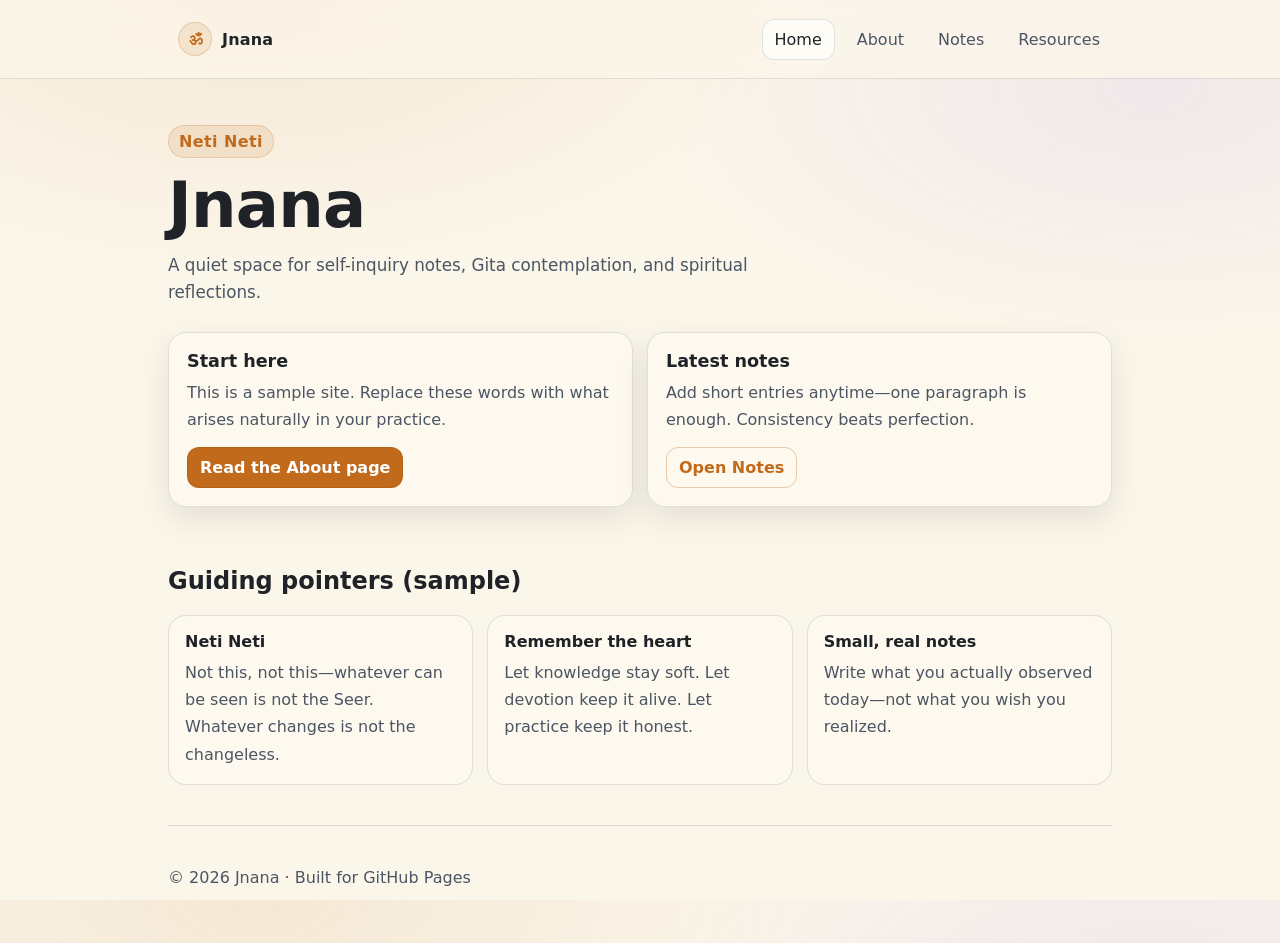
<file: index.html>
<!doctype html>
<html lang="en">
<head>
  <meta charset="utf-8" />
  <meta name="viewport" content="width=device-width, initial-scale=1" />
  <title>Jnana — Neti Neti</title>
  <meta name="description" content="Jnana — Neti Neti. A simple place for self-inquiry notes and reflections." />
  <link rel="stylesheet" href="assets/styles.css" />
</head>
<body>
  <a class="skip-link" href="#main">Skip to content</a>

  <header class="site-header">
    <div class="container">
      <nav class="nav">
        <a class="brand" href="index.html" aria-label="Jnana home">
          <span class="brand-mark" aria-hidden="true">ॐ</span>
          <span class="brand-text">Jnana</span>
        </a>

        <button class="nav-toggle" aria-expanded="false" aria-controls="navlinks">
          Menu
        </button>

        <div id="navlinks" class="nav-links">
          <a class="active" href="index.html">Home</a>
          <a href="about.html">About</a>
          <a href="notes.html">Notes</a>
          <a href="resources.html">Resources</a>
        </div>
      </nav>
    </div>
  </header>

  <main id="main" class="container">
    <section class="hero">
      <p class="kicker">Neti Neti</p>
      <h1 class="title">Jnana</h1>
      <p class="subtitle">
        A quiet space for self-inquiry notes, Gita contemplation, and spiritual reflections.
      </p>

      <div class="hero-cards">
        <article class="card">
          <h2>Start here</h2>
          <p>
            This is a sample site. Replace these words with what arises naturally in your practice.
          </p>
          <a class="button" href="about.html">Read the About page</a>
        </article>

        <article class="card">
          <h2>Latest notes</h2>
          <p>
            Add short entries anytime—one paragraph is enough. Consistency beats perfection.
          </p>
          <a class="button button-secondary" href="notes.html">Open Notes</a>
        </article>
      </div>
    </section>

    <section class="section">
      <h2>Guiding pointers (sample)</h2>
      <div class="grid">
        <div class="panel">
          <h3>Neti Neti</h3>
          <p>
            Not this, not this—whatever can be seen is not the Seer. Whatever changes is not the changeless.
          </p>
        </div>
        <div class="panel">
          <h3>Remember the heart</h3>
          <p>
            Let knowledge stay soft. Let devotion keep it alive. Let practice keep it honest.
          </p>
        </div>
        <div class="panel">
          <h3>Small, real notes</h3>
          <p>
            Write what you actually observed today—not what you wish you realized.
          </p>
        </div>
      </div>
    </section>

    <footer class="site-footer">
      <p>
        © <span id="year"></span> Jnana · Built for GitHub Pages
      </p>
    </footer>
  </main>

  <script src="assets/site.js"></script>
</body>
</html>
</file>
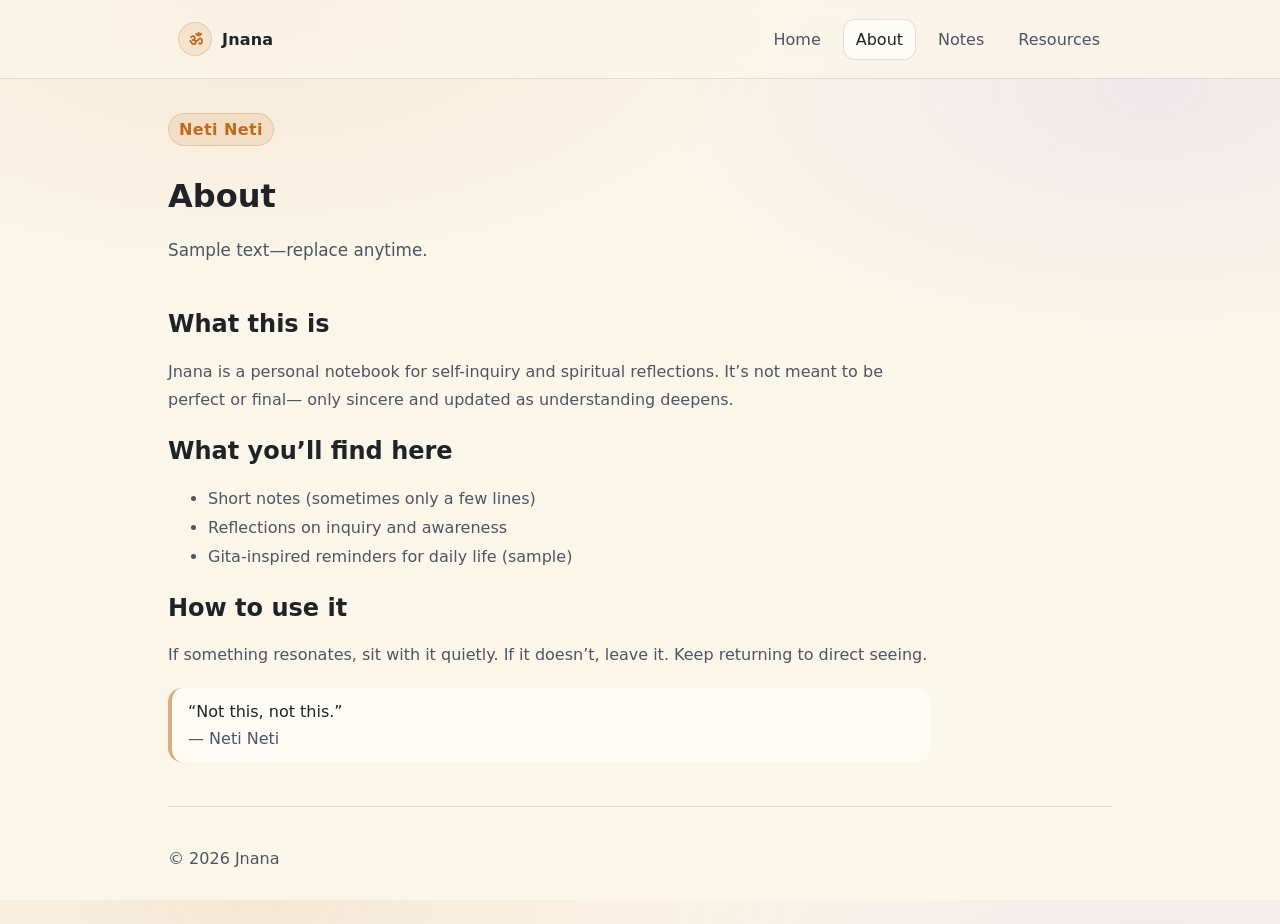
<file: about.html>
<!doctype html>
<html lang="en">
<head>
  <meta charset="utf-8" />
  <meta name="viewport" content="width=device-width, initial-scale=1" />
  <title>About — Jnana</title>
  <meta name="description" content="About Jnana." />
  <link rel="stylesheet" href="assets/styles.css" />
</head>
<body>
  <a class="skip-link" href="#main">Skip to content</a>

  <header class="site-header">
    <div class="container">
      <nav class="nav">
        <a class="brand" href="index.html">
          <span class="brand-mark" aria-hidden="true">ॐ</span>
          <span class="brand-text">Jnana</span>
        </a>

        <button class="nav-toggle" aria-expanded="false" aria-controls="navlinks">
          Menu
        </button>

        <div id="navlinks" class="nav-links">
          <a href="index.html">Home</a>
          <a class="active" href="about.html">About</a>
          <a href="notes.html">Notes</a>
          <a href="resources.html">Resources</a>
        </div>
      </nav>
    </div>
  </header>

  <main id="main" class="container">
    <header class="page-header">
      <p class="kicker">Neti Neti</p>
      <h1>About</h1>
      <p class="subtitle">
        Sample text—replace anytime.
      </p>
    </header>

    <section class="content">
      <h2>What this is</h2>
      <p>
        Jnana is a personal notebook for self-inquiry and spiritual reflections. It’s not meant to be perfect or final—
        only sincere and updated as understanding deepens.
      </p>

      <h2>What you’ll find here</h2>
      <ul>
        <li>Short notes (sometimes only a few lines)</li>
        <li>Reflections on inquiry and awareness</li>
        <li>Gita-inspired reminders for daily life (sample)</li>
      </ul>

      <h2>How to use it</h2>
      <p>
        If something resonates, sit with it quietly. If it doesn’t, leave it. Keep returning to direct seeing.
      </p>

      <blockquote>
        “Not this, not this.”
        <cite>— Neti Neti</cite>
      </blockquote>
    </section>

    <footer class="site-footer">
      <p>
        © <span id="year"></span> Jnana
      </p>
    </footer>
  </main>

  <script src="assets/site.js"></script>
</body>
</html>
</file>
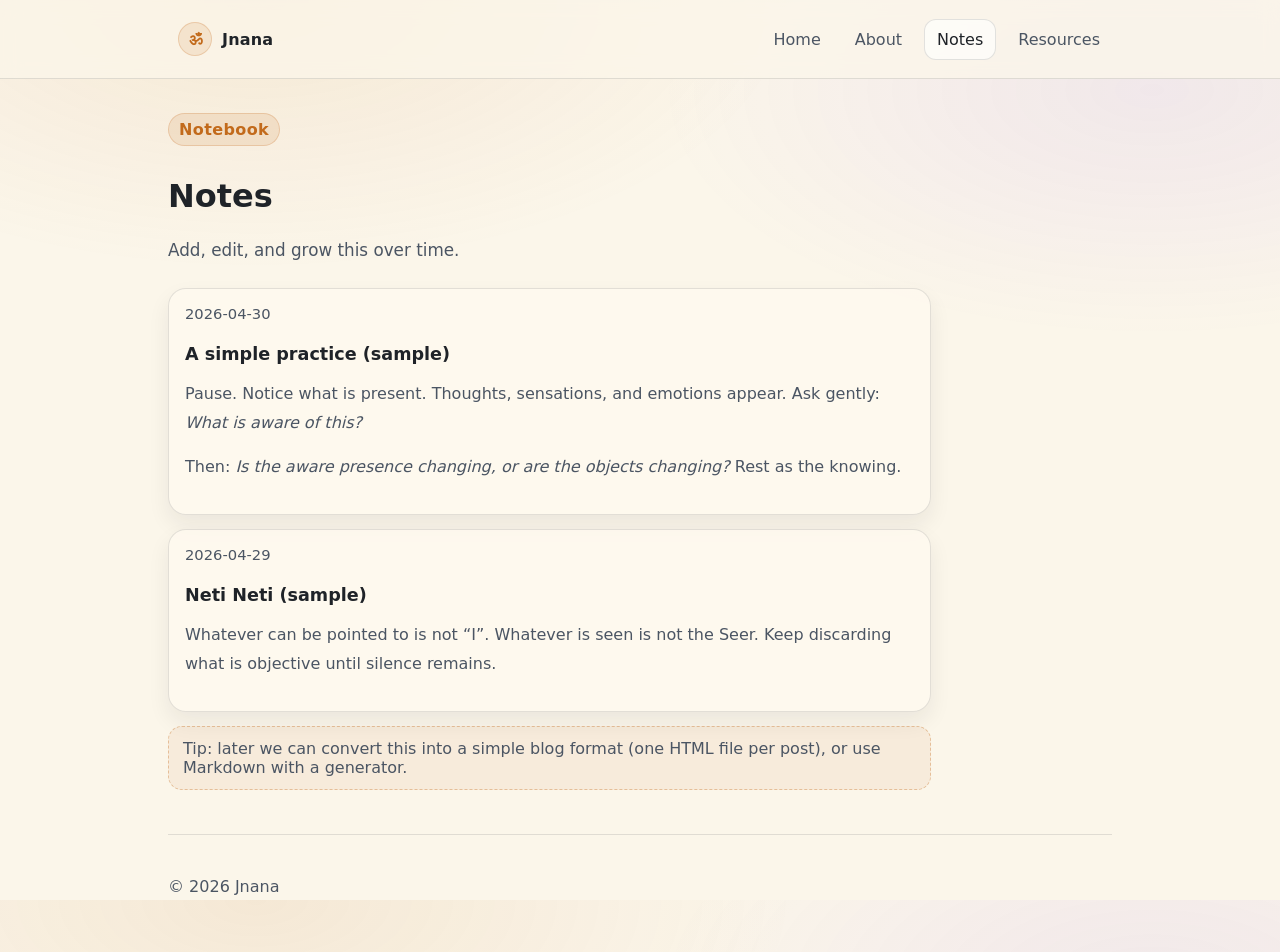
<file: notes.html>
<!doctype html>
<html lang="en">
<head>
  <meta charset="utf-8" />
  <meta name="viewport" content="width=device-width, initial-scale=1" />
  <title>Notes — Jnana</title>
  <meta name="description" content="Notes and reflections." />
  <link rel="stylesheet" href="assets/styles.css" />
</head>
<body>
  <a class="skip-link" href="#main">Skip to content</a>

  <header class="site-header">
    <div class="container">
      <nav class="nav">
        <a class="brand" href="index.html">
          <span class="brand-mark" aria-hidden="true">ॐ</span>
          <span class="brand-text">Jnana</span>
        </a>

        <button class="nav-toggle" aria-expanded="false" aria-controls="navlinks">
          Menu
        </button>

        <div id="navlinks" class="nav-links">
          <a href="index.html">Home</a>
          <a href="about.html">About</a>
          <a class="active" href="notes.html">Notes</a>
          <a href="resources.html">Resources</a>
        </div>
      </nav>
    </div>
  </header>

  <main id="main" class="container">
    <header class="page-header">
      <p class="kicker">Notebook</p>
      <h1>Notes</h1>
      <p class="subtitle">Add, edit, and grow this over time.</p>
    </header>

    <section class="content">
      <article class="note">
        <div class="note-meta">2026-04-30</div>
        <h2 class="note-title">A simple practice (sample)</h2>
        <p>
          Pause. Notice what is present. Thoughts, sensations, and emotions appear.
          Ask gently: <em>What is aware of this?</em>
        </p>
        <p>
          Then: <em>Is the aware presence changing, or are the objects changing?</em>
          Rest as the knowing.
        </p>
      </article>

      <article class="note">
        <div class="note-meta">2026-04-29</div>
        <h2 class="note-title">Neti Neti (sample)</h2>
        <p>
          Whatever can be pointed to is not “I”. Whatever is seen is not the Seer.
          Keep discarding what is objective until silence remains.
        </p>
      </article>

      <div class="hint">
        Tip: later we can convert this into a simple blog format (one HTML file per post), or use Markdown with a generator.
      </div>
    </section>

    <footer class="site-footer">
      <p>
        © <span id="year"></span> Jnana
      </p>
    </footer>
  </main>

  <script src="assets/site.js"></script>
</body>
</html>
</file>
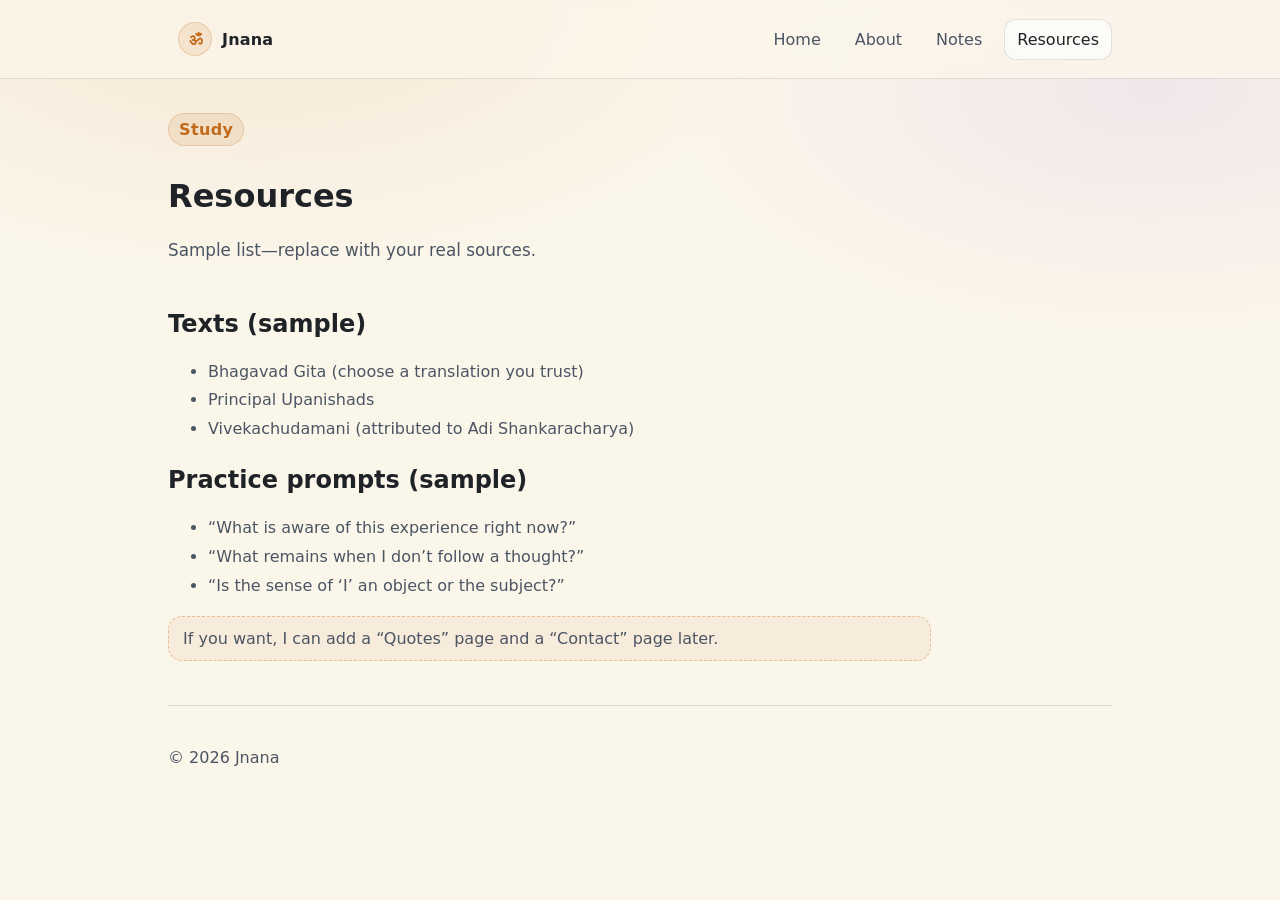
<file: resources.html>
<!doctype html>
<html lang="en">
<head>
  <meta charset="utf-8" />
  <meta name="viewport" content="width=device-width, initial-scale=1" />
  <title>Resources — Jnana</title>
  <meta name="description" content="Resources for study and practice." />
  <link rel="stylesheet" href="assets/styles.css" />
</head>
<body>
  <a class="skip-link" href="#main">Skip to content</a>

  <header class="site-header">
    <div class="container">
      <nav class="nav">
        <a class="brand" href="index.html">
          <span class="brand-mark" aria-hidden="true">ॐ</span>
          <span class="brand-text">Jnana</span>
        </a>

        <button class="nav-toggle" aria-expanded="false" aria-controls="navlinks">
          Menu
        </button>

        <div id="navlinks" class="nav-links">
          <a href="index.html">Home</a>
          <a href="about.html">About</a>
          <a href="notes.html">Notes</a>
          <a class="active" href="resources.html">Resources</a>
        </div>
      </nav>
    </div>
  </header>

  <main id="main" class="container">
    <header class="page-header">
      <p class="kicker">Study</p>
      <h1>Resources</h1>
      <p class="subtitle">Sample list—replace with your real sources.</p>
    </header>

    <section class="content">
      <h2>Texts (sample)</h2>
      <ul>
        <li>Bhagavad Gita (choose a translation you trust)</li>
        <li>Principal Upanishads</li>
        <li>Vivekachudamani (attributed to Adi Shankaracharya)</li>
      </ul>

      <h2>Practice prompts (sample)</h2>
      <ul>
        <li>“What is aware of this experience right now?”</li>
        <li>“What remains when I don’t follow a thought?”</li>
        <li>“Is the sense of ‘I’ an object or the subject?”</li>
      </ul>

      <div class="hint">
        If you want, I can add a “Quotes” page and a “Contact” page later.
      </div>
    </section>

    <footer class="site-footer">
      <p>
        © <span id="year"></span> Jnana
      </p>
    </footer>
  </main>

  <script src="assets/site.js"></script>
</body>
</html>
</file>
<file: assets/styles.css>
:root{
  --bg: #fbf6ea;          /* warm parchment */
  --surface: #fffaf0;
  --text: #1f2328;
  --muted: #4b5563;
  --border: rgba(31,35,40,.12);

  --accent: #c26a1b;      /* saffron/copper */
  --accent-2: #7c3aed;    /* subtle spiritual purple */
  --shadow: 0 12px 30px rgba(31,35,40,.10);
  --radius: 18px;

  --container: 980px;
  --font: ui-sans-serif, system-ui, -apple-system, Segoe UI, Roboto, Helvetica, Arial, "Noto Sans", "Liberation Sans", sans-serif;
}

*{ box-sizing:border-box; }
html,body{ height:100%; }
body{
  margin:0;
  font-family: var(--font);
  color: var(--text);
  background:
    radial-gradient(900px 450px at 20% 0%, rgba(194,106,27,.10), transparent 60%),
    radial-gradient(900px 450px at 90% 10%, rgba(124,58,237,.08), transparent 55%),
    var(--bg);
}

a{ color: inherit; text-decoration: none; }
a:hover{ text-decoration: underline; text-underline-offset: 3px; }

.container{
  max-width: var(--container);
  margin: 0 auto;
  padding: 0 18px;
}

.skip-link{
  position:absolute;
  left:-9999px;
  top:auto;
}
.skip-link:focus{
  left: 18px;
  top: 14px;
  z-index: 50;
  padding: 10px 12px;
  background: var(--surface);
  border: 1px solid var(--border);
  border-radius: 12px;
  box-shadow: var(--shadow);
}

.site-header{
  position: sticky;
  top: 0;
  z-index: 20;
  background: rgba(251,246,234,.75);
  backdrop-filter: blur(10px);
  border-bottom: 1px solid var(--border);
}

.nav{
  display:flex;
  align-items:center;
  justify-content:space-between;
  gap: 14px;
  padding: 14px 0;
}

.brand{
  display:flex;
  align-items:center;
  gap: 10px;
  padding: 8px 10px;
  border-radius: 14px;
}
.brand:hover{ text-decoration:none; background: rgba(255,255,255,.55); }

.brand-mark{
  display:grid;
  place-items:center;
  width: 34px;
  height: 34px;
  border-radius: 50%;
  background: rgba(194,106,27,.12);
  border: 1px solid rgba(194,106,27,.22);
  color: var(--accent);
  font-weight: 700;
}

.brand-text{
  font-weight: 750;
  letter-spacing: .2px;
}

.nav-links{
  display:flex;
  align-items:center;
  gap: 10px;
  flex-wrap: wrap;
  justify-content:flex-end;
}

.nav-links a{
  padding: 10px 12px;
  border-radius: 12px;
  color: var(--muted);
}
.nav-links a.active{
  color: var(--text);
  background: rgba(255,255,255,.6);
  border: 1px solid var(--border);
}

.nav-toggle{
  display:none;
  padding: 10px 12px;
  border-radius: 12px;
  border: 1px solid var(--border);
  background: rgba(255,255,255,.6);
  cursor:pointer;
}

.hero{
  padding: 46px 0 18px;
}

.kicker{
  display:inline-block;
  margin: 0 0 10px;
  padding: 6px 10px;
  border-radius: 999px;
  background: rgba(194,106,27,.12);
  border: 1px solid rgba(194,106,27,.22);
  color: var(--accent);
  font-weight: 650;
  letter-spacing: .4px;
}

.title{
  margin: 0;
  font-size: clamp(40px, 6vw, 64px);
  letter-spacing: -0.8px;
}

.subtitle{
  margin: 10px 0 0;
  color: var(--muted);
  font-size: 1.05rem;
  line-height: 1.6;
  max-width: 62ch;
}

.hero-cards{
  margin-top: 26px;
  display:grid;
  grid-template-columns: repeat(2, minmax(0,1fr));
  gap: 14px;
}

.card{
  background: rgba(255,250,240,.78);
  border: 1px solid var(--border);
  border-radius: var(--radius);
  box-shadow: var(--shadow);
  padding: 18px;
}

.card h2{ margin: 0 0 8px; font-size: 1.1rem; }
.card p{ margin: 0 0 14px; color: var(--muted); line-height: 1.7; }

.button{
  display:inline-block;
  padding: 10px 12px;
  border-radius: 12px;
  background: var(--accent);
  color: white;
  font-weight: 650;
  border: 1px solid rgba(0,0,0,.08);
}
.button:hover{ text-decoration:none; filter: brightness(1.03); }

.button-secondary{
  background: transparent;
  color: var(--accent);
  border: 1px solid rgba(194,106,27,.35);
}

.section{
  padding: 22px 0;
}

.grid{
  display:grid;
  grid-template-columns: repeat(3, minmax(0,1fr));
  gap: 14px;
  margin-top: 12px;
}

.panel{
  background: rgba(255,250,240,.65);
  border: 1px solid var(--border);
  border-radius: var(--radius);
  padding: 16px;
}

.panel h3{ margin: 0 0 8px; font-size: 1rem; }
.panel p{ margin: 0; color: var(--muted); line-height: 1.7; }

.page-header{
  padding: 34px 0 14px;
}

.content{
  padding: 10px 0 26px;
  max-width: 75ch;
}

.content h2{
  margin-top: 22px;
}

.content p, .content li{
  color: var(--muted);
  line-height: 1.8;
}

blockquote{
  margin: 18px 0 0;
  padding: 14px 16px;
  border-left: 4px solid rgba(194,106,27,.55);
  background: rgba(255,255,255,.55);
  border-radius: 14px;
  color: var(--text);
}

cite{ display:block; margin-top: 8px; color: var(--muted); font-style: normal; }

.note{
  border: 1px solid var(--border);
  background: rgba(255,250,240,.72);
  border-radius: var(--radius);
  padding: 16px;
  margin: 0 0 14px;
  box-shadow: 0 10px 22px rgba(31,35,40,.07);
}
.note-meta{ color: var(--muted); font-size: .92rem; }
.note-title{ margin: 6px 0 8px; font-size: 1.1rem; }

.hint{
  margin-top: 14px;
  padding: 12px 14px;
  border-radius: 14px;
  border: 1px dashed rgba(194,106,27,.35);
  background: rgba(194,106,27,.07);
  color: var(--muted);
}

.site-footer{
  padding: 26px 0 40px;
  color: var(--muted);
  border-top: 1px solid var(--border);
  margin-top: 18px;
}

@media (max-width: 820px){
  .grid{ grid-template-columns: 1fr; }
  .hero-cards{ grid-template-columns: 1fr; }
  .nav-toggle{ display:inline-block; }
  .nav-links{
    display:none;
    width:100%;
    padding: 10px;
    border-radius: 14px;
    border: 1px solid var(--border);
    background: rgba(255,255,255,.6);
  }
  .nav-links.open{ display:flex; flex-direction:column; align-items:stretch; }
}
</file>
